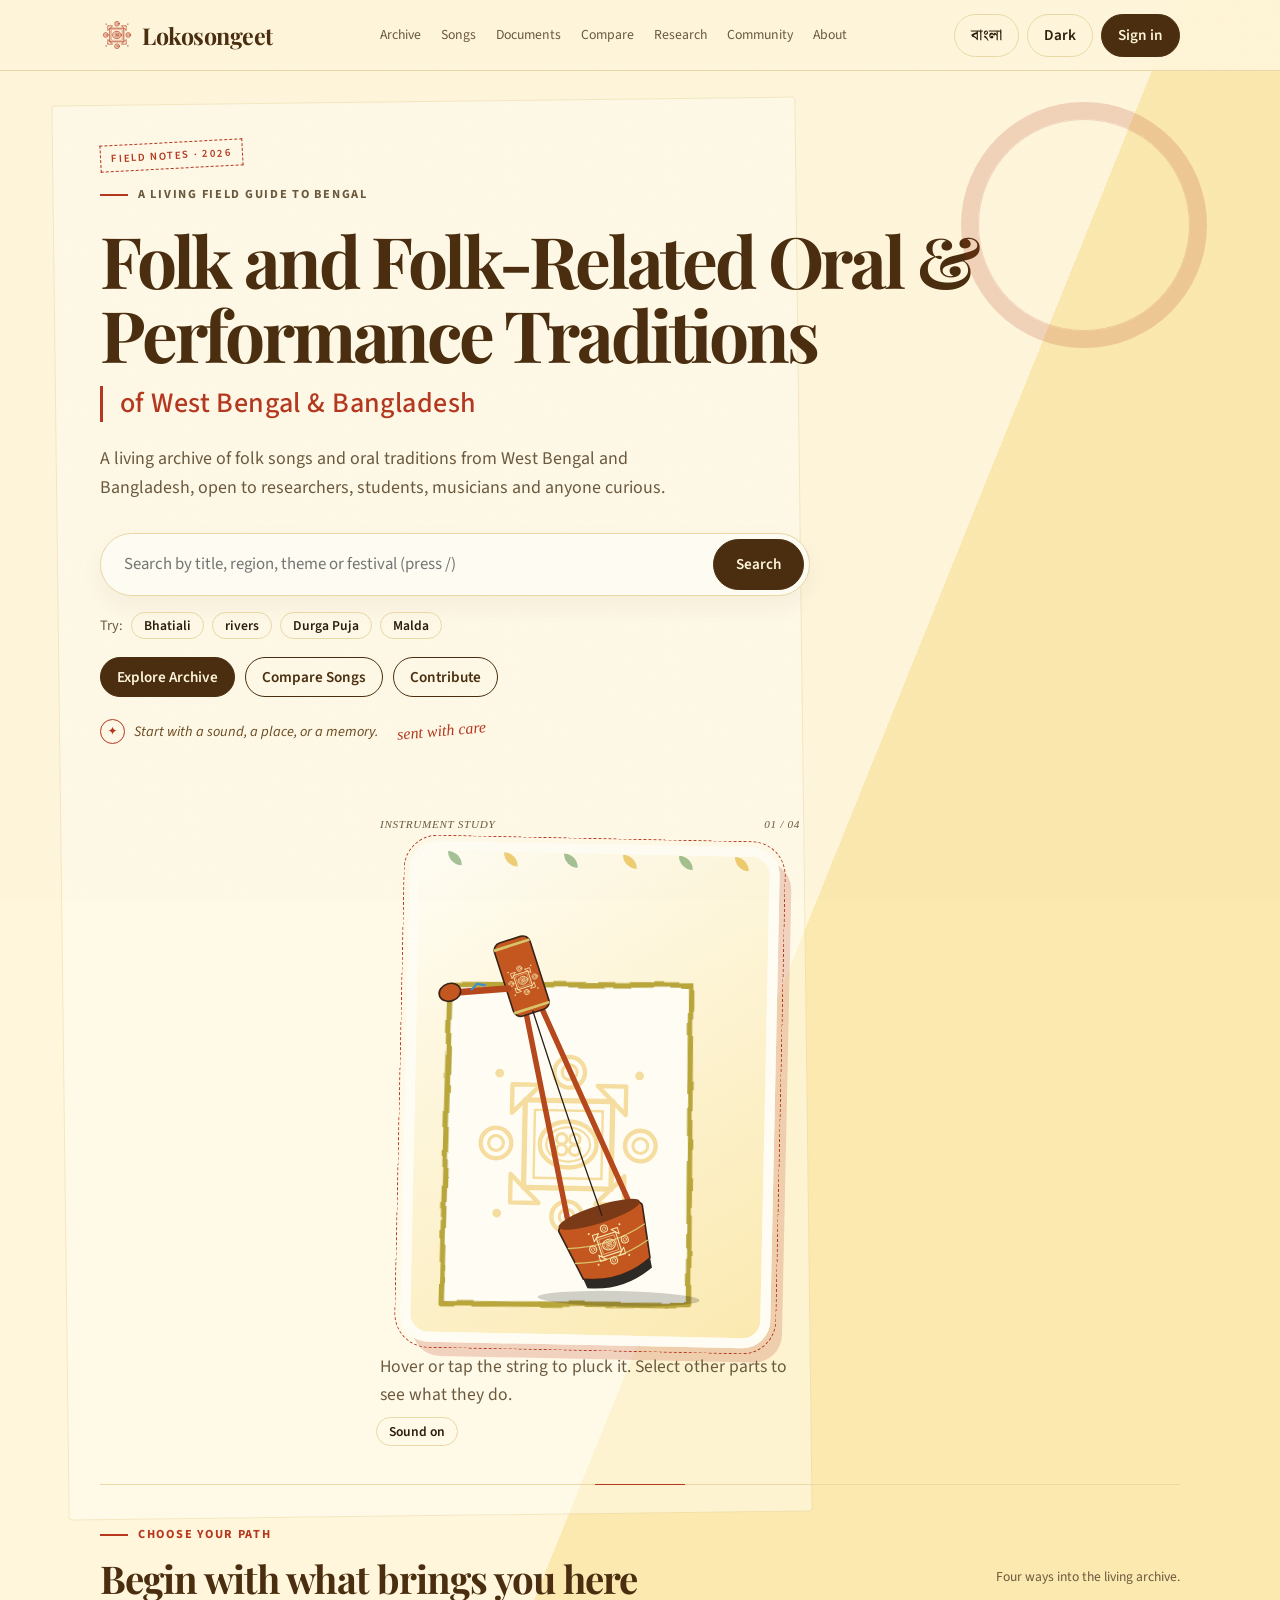
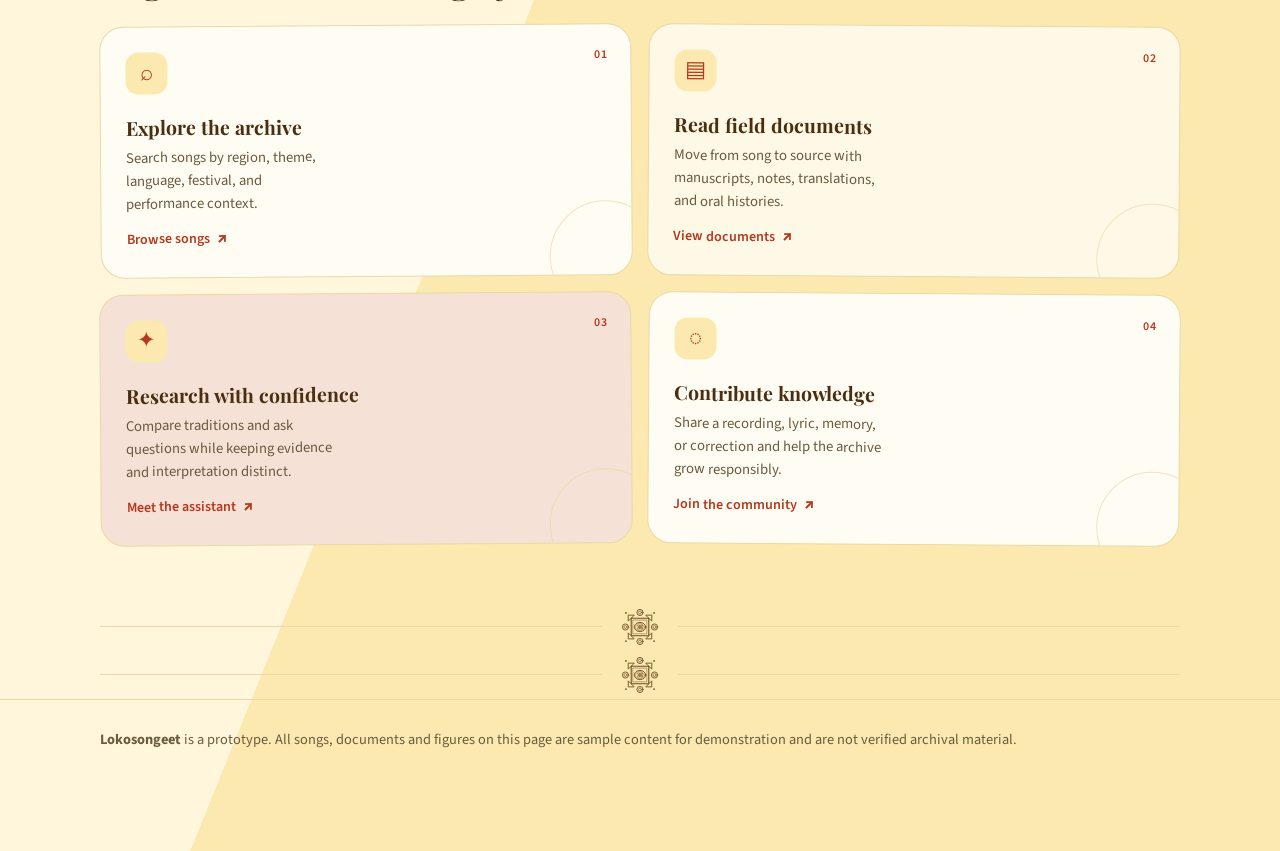
<file: index.html>
<!DOCTYPE html>
<html lang="en">
<head>
<meta charset="utf-8">
<meta name="viewport" content="width=device-width, initial-scale=1, viewport-fit=cover">
<title>Lokosongeet – Folklore Archive</title>
<link rel="stylesheet" href="https://fonts.googleapis.com/css2?family=Playfair+Display:wght@500;700&family=Source+Sans+3:wght@400;500;600&family=Noto+Serif+Bengali:wght@400;600&display=swap">
<link rel="stylesheet" href="style.css">
</head>
<body class="home-page">
<svg width="0" height="0" style="position:absolute" aria-hidden="true"><defs><symbol id="mot" viewBox="0 0 100 100" fill="none" stroke="currentColor" stroke-linecap="round" stroke-linejoin="round"><rect x="30" y="30" width="40" height="40" stroke-width="2.4"/><rect x="34.5" y="34.5" width="31" height="31" stroke-width="1.1"/><ellipse cx="50" cy="50" rx="13" ry="10.5" stroke-width="2"/><ellipse cx="50" cy="50" rx="10" ry="7.8" stroke-width="1"/><g stroke-width="1.4"><circle cx="47" cy="47.5" r="2.4"/><circle cx="53" cy="47.5" r="2.4"/><circle cx="47" cy="52.5" r="2.4"/><circle cx="53" cy="52.5" r="2.4"/></g><g stroke-width="2"><circle cx="50" cy="17" r="7"/><circle cx="50" cy="83" r="7"/><circle cx="17" cy="50" r="7"/><circle cx="83" cy="50" r="7"/></g><g stroke-width="1.4"><circle cx="50" cy="17" r="3.4"/><circle cx="50" cy="83" r="3.4"/><circle cx="17" cy="50" r="3.4"/><circle cx="83" cy="50" r="3.4"/></g><g stroke-width="2"><path d="M24 23H37L24 36Z"/><path d="M76 23H63L76 36Z"/><path d="M24 77H37L24 64Z"/><path d="M76 77H63L76 64Z"/></g><g fill="currentColor" stroke="none"><circle cx="18" cy="18" r="2"/><circle cx="82" cy="18" r="2"/><circle cx="18" cy="82" r="2"/><circle cx="82" cy="82" r="2"/></g></symbol></defs></svg>
<a class="skip" href="#top">Skip to content</a>
<header><div class="bar">
<a class="logo" href="#top"><svg viewBox="0 0 100 100" aria-hidden="true"><use href="#mot"/></svg>Lokosongeet</a>
<nav aria-label="Main">
<a href="archive.html" data-i="n1">Archive</a><a href="archive.html">Songs</a><a href="documents.html">Documents</a><a href="archive.html#compare">Compare</a><a href="assistant.html">Research</a><a href="community.html">Community</a><a href="about.html">About</a>
</nav>
<div class="tools">
<button class="ghost" id="lang" aria-label="Switch language">বাংলা</button>
<button class="ghost" id="theme" aria-label="Toggle dark mode">Dark</button>
<button class="primary" id="signin">Sign in</button>
</div></div></header>

<main id="top" class="wrap">
<div class="hero hero-new">
<div>
<div class="postmark">FIELD NOTES · 2026</div><p class="eyebrow">A living field guide to Bengal</p>
<h1 data-i="h1">Folk and Folk-Related Oral &amp; Performance Traditions <span class="hero-place" data-i="place">of West Bengal &amp; Bangladesh</span></h1>
<p data-i="sub">A living archive of folk songs and oral traditions from West Bengal and Bangladesh, open to researchers, students, musicians and anyone curious.</p>
<form class="search" role="search" id="sform"><input id="q" type="search" placeholder="Search by title, region, theme or festival (press /)" aria-label="Search the archive" list="sug"><datalist id="sug"></datalist><button class="primary" type="submit">Search</button></form>
<div class="pop"><span>Try:</span><button data-q="Bhatiali">Bhatiali</button><button data-q="rivers">rivers</button><button data-q="Durga Puja">Durga Puja</button><button data-q="Malda">Malda</button></div>
<div class="row" style="margin-top:18px"><a class="btn primary" href="archive.html" data-i="b1">Explore Archive</a><a class="btn" href="archive.html#compare" data-i="b2">Compare Songs</a><a class="btn" href="community.html" data-i="b3">Contribute</a></div>
<div class="hero-note"><span class="note-mark">✦</span><span>Start with a sound, a place, or a memory.</span><span class="scribble">sent with care</span></div>
</div>
<div>
<div class="visual-label"><span>Instrument study</span><span>01 / 04</span></div>
<div class="art">
<i class="lf" style="left:8%;--d:-1"></i><i class="lf" style="left:24%;--d:-6"></i><i class="lf" style="left:41%;--d:-3"></i><i class="lf" style="left:58%;--d:-8"></i><i class="lf" style="left:74%;--d:-4"></i><i class="lf" style="left:90%;--d:-9"></i>
<svg id="ek" viewBox="0 0 320 440" role="group" aria-label="Illustration of an ektara, a one-string folk instrument. Select a part to learn about it, or pluck the string.">
<defs><filter id="rough"><feTurbulence type="fractalNoise" baseFrequency=".035" numOctaves="2" seed="4"/><feDisplacementMap in="SourceGraphic" scale="5"/></filter></defs>
<path d="M30 122L250 118L254 410L28 414Z" fill="var(--surf)" stroke="#b9a63a" stroke-width="5" stroke-linejoin="round" filter="url(#rough)"/>
<use href="#mot" x="41" y="166" width="200" height="200" style="color:var(--sage)" opacity=".35"/>
<ellipse cx="190" cy="406" rx="74" ry="7" fill="#000" opacity=".18"/>
<g transform="rotate(-19 190 385)"><g class="sway">
<g class="part" data-part="neck" tabindex="0" role="button" aria-label="Split bamboo neck"><path d="M160 330Q172 220 183 126M220 330Q208 220 197 126" fill="none" stroke="#b5481c" stroke-width="5" stroke-linecap="round"/><path d="M160 330Q172 220 183 126L197 126Q208 220 220 330Z" fill="transparent"/></g>
<rect x="172" y="62" width="34" height="70" rx="7" fill="#c4571f" stroke="#3a2418" stroke-width="1.5"/>
<use href="#mot" x="172" y="84" width="34" height="34" style="color:#f6e6b0"/>
<rect x="172" y="66" width="34" height="2.5" fill="#d9c46a"/><rect x="172" y="126" width="34" height="2.5" fill="#d9c46a"/>
<g class="part" data-part="peg" tabindex="0" role="button" aria-label="Tuning peg"><path d="M174 104L128 93" stroke="#b5481c" stroke-width="6" stroke-linecap="round"/><ellipse cx="122" cy="91" rx="10" ry="8" fill="#c4571f" stroke="#3a2418" stroke-width="1.5"/><path d="M141 95L148 91L155 95" stroke="#3b8fd0" stroke-width="2" fill="none"/></g>
<g class="part" data-part="gourd" tabindex="0" role="button" aria-label="Gourd body">
<path d="M150 330Q150 321 190 321Q230 321 230 330L222 378Q190 392 158 378Z" fill="#c4571f" stroke="#3a2418" stroke-width="1.5"/><ellipse cx="190" cy="326" rx="39" ry="8" fill="#7a3a18"/><path d="M158 378Q190 392 222 378L221 387Q190 400 159 387Z" fill="#2d2a26"/>
<path d="M153 347Q190 358 227 347M155 362Q190 373 225 362" stroke="#d9c46a" stroke-width="1.2" fill="none"/>

<g class="mg"><use href="#mot" x="167" y="332" width="46" height="46" style="color:#f6e6b0"/></g></g>
<g class="part" data-part="string" tabindex="0" role="button" aria-label="Pluck the string"><path d="M189 130Q189 230 192 328" stroke="transparent" stroke-width="24" fill="none"/><path d="M189 130Q189 230 192 328" fill="none" stroke="#2a2018" stroke-width="1.2"><animate attributeName="d" dur="1s" begin="indefinite" values="M189 130Q189 230 192 328;M189 130Q213 230 192 328;M189 130Q166 230 192 328;M189 130Q206 230 192 328;M189 130Q172 230 192 328;M189 130Q199 230 192 328;M189 130Q180 230 192 328;M189 130Q189 230 192 328"/></path></g>
<g fill="none" stroke="#c9a93a" stroke-width="1.5" pointer-events="none"><circle cx="190" cy="352" r="0" opacity="0"><animate attributeName="r" values="10;70" dur="1.2s" begin="indefinite"/><animate attributeName="opacity" values=".7;0" dur="1.2s" begin="indefinite"/></circle><circle cx="190" cy="352" r="0" opacity="0"><animate attributeName="r" values="10;95" dur="1.7s" begin="indefinite"/><animate attributeName="opacity" values=".5;0" dur="1.7s" begin="indefinite"/></circle></g>
</g></g>
</svg>
</div>
<p class="cap" id="fact" aria-live="polite">Hover or tap the string to pluck it. Select other parts to see what they do.</p>
<button class="ghost" id="snd" aria-pressed="true" style="padding:4px 12px;font-size:.85rem;margin:8px 6px 0">Sound on</button>
</div>
</div>

<section class="features" aria-labelledby="features-title"><div class="head"><div><p class="eyebrow">Choose your path</p><h2 id="features-title">Begin with what brings you here</h2></div><p class="meta">Four ways into the living archive.</p></div><div class="feature-grid">
<a class="feature-card" href="archive.html"><span class="feature-num">01</span><span class="feature-icon">⌕</span><h3>Explore the archive</h3><p>Search songs by region, theme, language, festival, and performance context.</p><span class="feature-link">Browse songs <b>↗</b></span></a>
<a class="feature-card" href="documents.html"><span class="feature-num">02</span><span class="feature-icon">▤</span><h3>Read field documents</h3><p>Move from song to source with manuscripts, notes, translations, and oral histories.</p><span class="feature-link">View documents <b>↗</b></span></a>
<a class="feature-card" href="assistant.html"><span class="feature-num">03</span><span class="feature-icon">✦</span><h3>Research with confidence</h3><p>Compare traditions and ask questions while keeping evidence and interpretation distinct.</p><span class="feature-link">Meet the assistant <b>↗</b></span></a>
<a class="feature-card" href="community.html"><span class="feature-num">04</span><span class="feature-icon">◌</span><h3>Contribute knowledge</h3><p>Share a recording, lyric, memory, or correction and help the archive grow responsibly.</p><span class="feature-link">Join the community <b>↗</b></span></a>
</div></section>

<div class="orn" aria-hidden="true"></div>
<section class="home-regions"><div class="head"><h2>Featured regions</h2><p class="meta">Pick a region to see its songs</p></div><div class="regs" id="regs"></div></section>
<section id="archive">
<div class="head"><div><h2>Explore the archive</h2><p class="meta" id="count" aria-live="polite"></p></div><div class="chips" id="cats" role="group" aria-label="Filter by category"></div></div>
<div class="grid" id="songs"></div>
</section>

<section id="daily"><div class="daily"><svg class="wm" viewBox="0 0 100 100" aria-hidden="true"><use href="#mot"/></svg>
<div><h2>Discover Something New Today</h2><p class="meta" style="color:inherit;opacity:.8" id="dd"></p></div>
<div id="dbody"></div>
</div></section>

<section><div class="stats" id="stats"></div><p class="meta" style="text-align:center;margin-top:10px">Figures count the sample records in this prototype.</p></section>

<div class="orn" aria-hidden="true"></div>
<section id="docs"><div class="head"><h2>Recently added documents</h2></div>
<ul class="docs">
<li><span><b>Fieldwork notes on boatmen’s songs</b><br><span class="meta">Sample document · Delta region · TXT</span></span><span><span class="tag">Pending Verification</span> <button data-doc="Fieldwork notes on boatmen’s songs">Open</button></span></li>
<li><span><b>Scanned manuscript, wedding songs</b><br><span class="meta">Sample document · Nadia · PDF with OCR</span></span><span><span class="tag">AI Review Completed</span> <button data-doc="Scanned manuscript, wedding songs">Open</button></span></li>
<li><span><b>Translation notes on Gambhira verses</b><br><span class="meta">Sample document · Malda · DOCX</span></span><span><span class="tag">Needs Further Review</span> <button data-doc="Translation notes on Gambhira verses">Open</button></span></li>
</ul></section>

<section id="assistant"><div class="card"><h2>AI Research Assistant</h2><p>Ask about motifs, festivals or how two traditions differ. This local demo answers from the sample archive.</p><form class="search" id="askform"><input id="ask" type="search" placeholder="Try: Which songs are connected to rivers?" aria-label="Ask the research assistant"><button class="primary" type="submit">Ask</button></form><p id="answer" class="meta" aria-live="polite">Ask a question to begin.</p></div></section>

<section id="community"><div class="head"><h2>Community contributions</h2><p class="meta">Sample contributions</p></div><div class="contrib"><div><b>Handwritten notebook transcribed</b><p>A contributor typed up a Jari notebook and noted two dialect words for review.</p><p class="meta">Delta region · Awaiting human review</p></div><div><b>Correction suggested</b><p>A reader proposed a clearer translation for a Gambhira line, with a source.</p><p class="meta">Malda · Open for discussion</p></div><div><b>New recording added</b><p>A field recording of Jhumur singers was uploaded with performer details.</p><p class="meta">Purulia · AI review completed</p></div></div></section>
<section id="contribute"><div class="cta"><svg class="wm" viewBox="0 0 100 100" aria-hidden="true"><use href="#mot"/></svg><h2>Share a song, a document or a memory</h2><p>Upload lyrics, recordings, scanned manuscripts or fieldwork notes. Every submission is checked by AI-assisted review and then by a human scholar before it is marked Verified.</p><button class="primary" id="contributeBtn">Start a contribution</button></div></section>
</main>

<footer id="about"><div class="wrap"><b>Lokosongeet</b> is a prototype. All songs, documents and figures on this page are sample content for demonstration and are not verified archival material.</div></footer>

<div id="tray"><div class="in"><b id="tn"></b><div class="chips" id="tc"></div><button class="primary" id="go">Compare</button><button id="clr">Clear</button></div></div>
<dialog id="dlg"><h2>Comparison</h2><div class="scroll"><table id="tbl"></table></div><p class="meta">This table shows archive metadata only. AI analysis, evidence labels and PDF/DOCX export need the backend and a server-side AI key.</p><button id="cls">Close</button></dialog>
<dialog id="signinDlg"><h2>Sign in to Lokosongeet</h2><p class="meta">OAuth buttons are ready for your custom backend credentials.</p><div class="social-auth"><button data-provider="Google">Continue with Google</button><button data-provider="Gmail">Continue with Gmail</button><button data-provider="Facebook">Continue with Facebook</button></div><div class="auth-divider">or use email</div><form id="signinForm"><label>Email<br><input name="email" type="email" required placeholder="you@example.com"></label><label>Password<br><input name="password" type="password" required minlength="4" placeholder="At least 4 characters"></label><div class="acts"><button class="primary" type="submit">Continue</button><button type="button" data-close-dialog="signinDlg">Cancel</button></div></form></dialog>
<dialog id="docDlg"><h2 id="docTitle"></h2><p id="docBody"></p><p class="meta">Sample document preview · archival verification is not complete.</p><button type="button" data-close-dialog="docDlg">Close</button></dialog>
<dialog id="songDlg"><h2 id="songTitle"></h2><div id="songBody"></div><button type="button" data-close-dialog="songDlg">Close</button></dialog>
<dialog id="contributeDlg"><h2>Start a contribution</h2><p class="meta">Add a sample submission to this local session.</p><form id="contributeForm"><label>Title<br><input name="title" required placeholder="Name of the song or memory"></label><label>Notes<br><textarea name="notes" rows="4" required placeholder="Tell us about it"></textarea></label><label>Attach a file (optional)<br><input name="file" type="file"></label><div class="acts"><button class="primary" type="submit">Submit contribution</button><button type="button" data-close-dialog="contributeDlg">Cancel</button></div></form></dialog>
<div id="toast" role="status"></div>

<script src="app.js"></script>
</body>
</html>
</file>
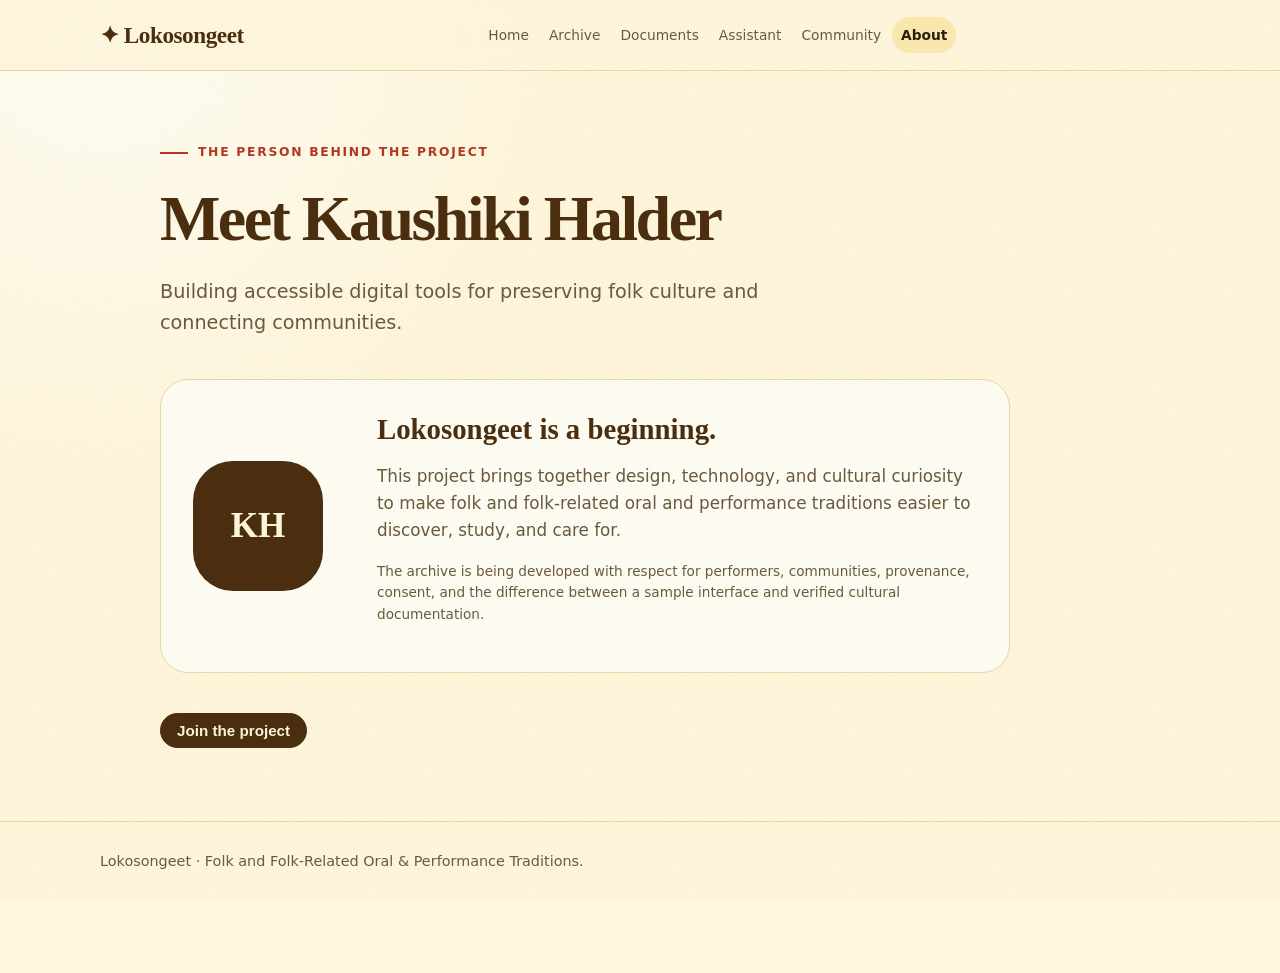
<file: about.html>
<!doctype html><html lang="en"><head><meta charset="utf-8"><meta name="viewport" content="width=device-width,initial-scale=1"><title>About the developer – Lokosongeet</title><link rel="stylesheet" href="style.css"></head><body><header><div class="bar"><a class="logo" href="index.html">✦ Lokosongeet</a><nav><a href="index.html">Home</a><a href="archive.html">Archive</a><a href="documents.html">Documents</a><a href="assistant.html">Assistant</a><a href="community.html">Community</a><a class="on" href="about.html">About</a></nav></div></header><main class="wrap page developer"><p class="eyebrow">The person behind the project</p><h1>Meet Kaushiki Halder</h1><p class="lead">Building accessible digital tools for preserving folk culture and connecting communities.</p><div class="developer-card"><div class="developer-avatar">KH</div><div><h2>Lokosongeet is a beginning.</h2><p>This project brings together design, technology, and cultural curiosity to make folk and folk-related oral and performance traditions easier to discover, study, and care for.</p><p class="meta">The archive is being developed with respect for performers, communities, provenance, consent, and the difference between a sample interface and verified cultural documentation.</p></div></div><a class="btn primary" href="community.html">Join the project</a></main><footer><div class="wrap">Lokosongeet · Folk and Folk-Related Oral & Performance Traditions.</div></footer></body></html>
</file>
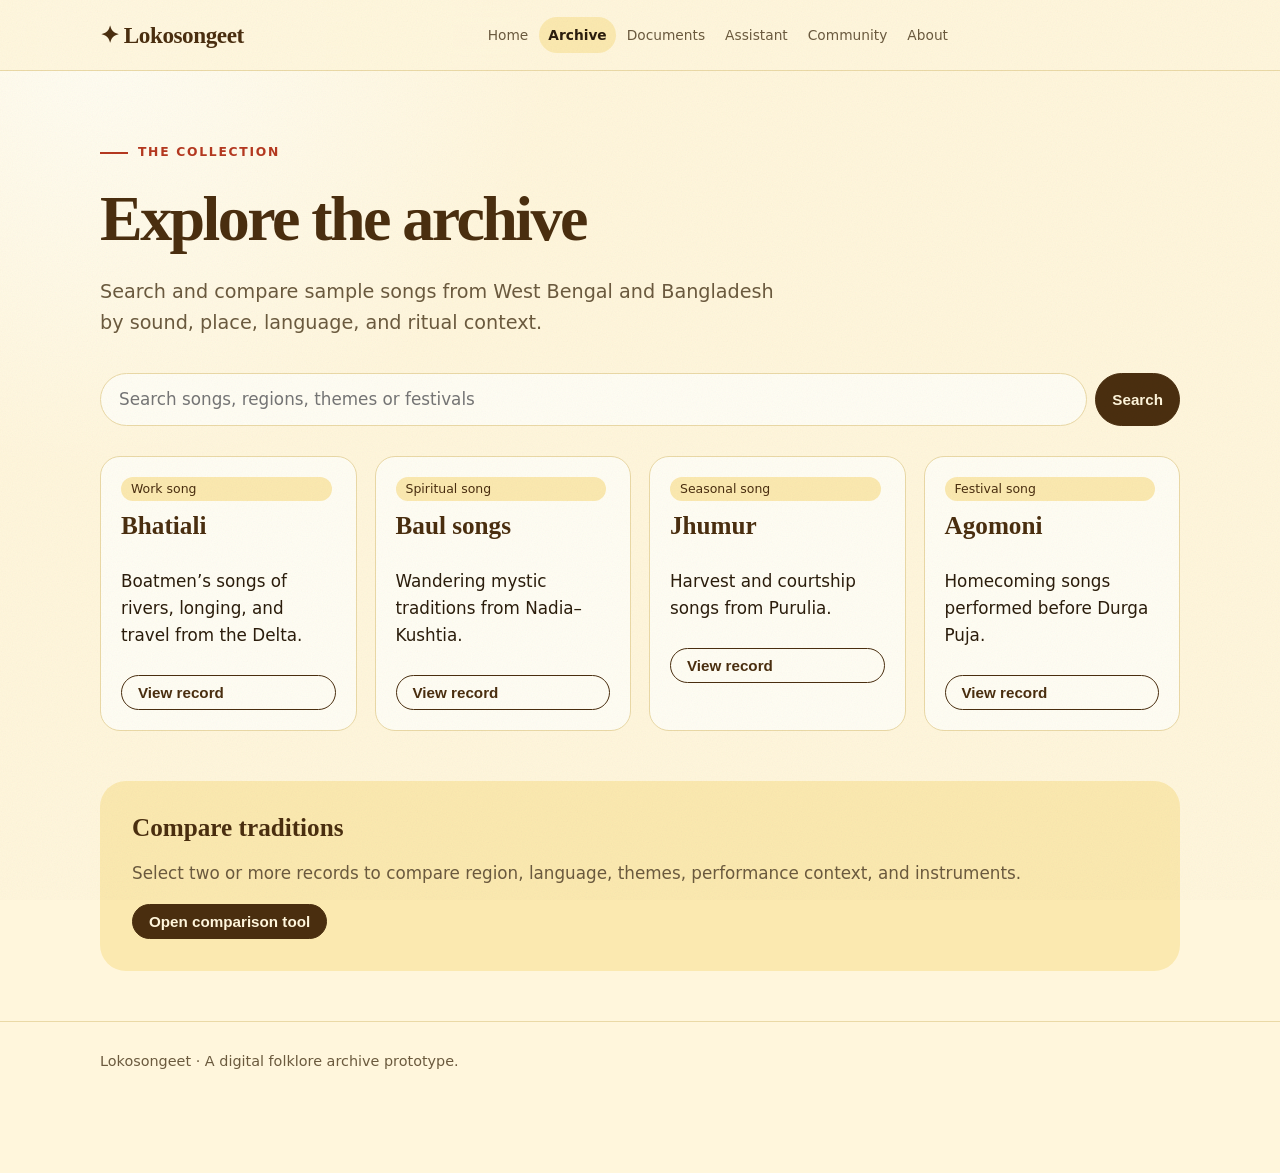
<file: archive.html>
<!doctype html><html lang="en"><head><meta charset="utf-8"><meta name="viewport" content="width=device-width,initial-scale=1"><title>Archive – Lokosongeet</title><link rel="stylesheet" href="style.css"></head><body><header><div class="bar"><a class="logo" href="index.html">✦ Lokosongeet</a><nav><a href="index.html">Home</a><a class="on" href="archive.html">Archive</a><a href="documents.html">Documents</a><a href="assistant.html">Assistant</a><a href="community.html">Community</a><a href="about.html">About</a></nav></div></header><main class="wrap page"><p class="eyebrow">The collection</p><h1>Explore the archive</h1><p class="lead">Search and compare sample songs from West Bengal and Bangladesh by sound, place, language, and ritual context.</p><div class="search"><input placeholder="Search songs, regions, themes or festivals"><button class="primary">Search</button></div><div class="grid page-grid"><article class="card"><span class="tag">Work song</span><h2>Bhatiali</h2><p>Boatmen’s songs of rivers, longing, and travel from the Delta.</p><a class="btn" href="index.html">View record</a></article><article class="card"><span class="tag">Spiritual song</span><h2>Baul songs</h2><p>Wandering mystic traditions from Nadia–Kushtia.</p><a class="btn" href="index.html">View record</a></article><article class="card"><span class="tag">Seasonal song</span><h2>Jhumur</h2><p>Harvest and courtship songs from Purulia.</p><a class="btn" href="index.html">View record</a></article><article class="card"><span class="tag">Festival song</span><h2>Agomoni</h2><p>Homecoming songs performed before Durga Puja.</p><a class="btn" href="index.html">View record</a></article></div><section id="compare" class="band"><h2>Compare traditions</h2><p>Select two or more records to compare region, language, themes, performance context, and instruments.</p><a class="btn primary" href="index.html">Open comparison tool</a></section></main><footer><div class="wrap">Lokosongeet · A digital folklore archive prototype.</div></footer></body></html>
</file>
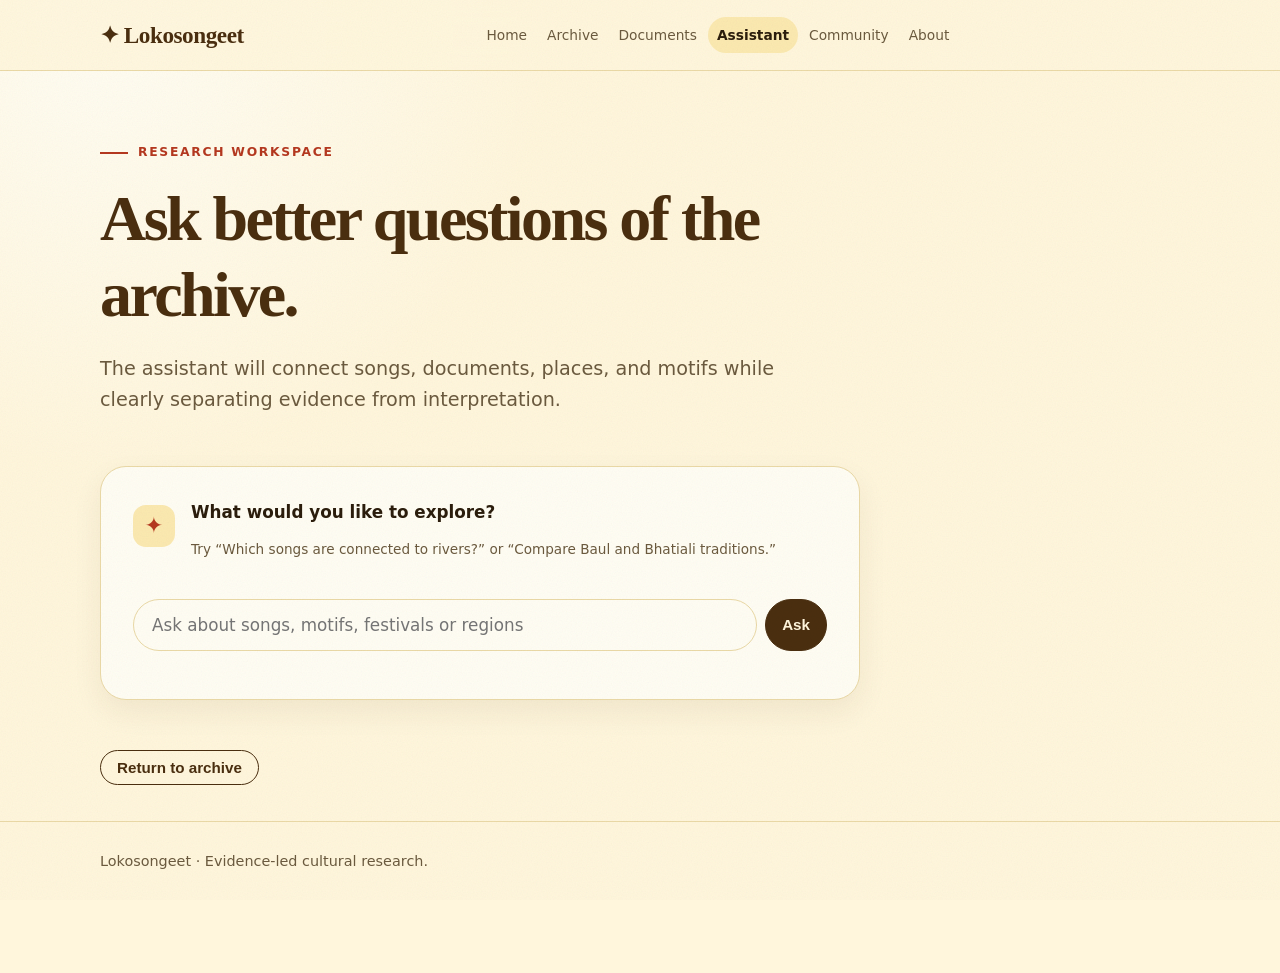
<file: assistant.html>
<!doctype html><html lang="en"><head><meta charset="utf-8"><meta name="viewport" content="width=device-width,initial-scale=1"><title>Research Assistant – Lokosongeet</title><link rel="stylesheet" href="style.css"></head><body><header><div class="bar"><a class="logo" href="index.html">✦ Lokosongeet</a><nav><a href="index.html">Home</a><a href="archive.html">Archive</a><a href="documents.html">Documents</a><a class="on" href="assistant.html">Assistant</a><a href="community.html">Community</a><a href="about.html">About</a></nav></div></header><main class="wrap page"><p class="eyebrow">Research workspace</p><h1>Ask better questions of the archive.</h1><p class="lead">The assistant will connect songs, documents, places, and motifs while clearly separating evidence from interpretation.</p><div class="assistant-panel"><div class="assistant-message"><span class="feature-icon">✦</span><div><b>What would you like to explore?</b><p class="meta">Try “Which songs are connected to rivers?” or “Compare Baul and Bhatiali traditions.”</p></div></div><form class="search"><input placeholder="Ask about songs, motifs, festivals or regions"><button class="primary">Ask</button></form></div><a class="btn" href="archive.html">Return to archive</a></main><footer><div class="wrap">Lokosongeet · Evidence-led cultural research.</div></footer></body></html>
</file>
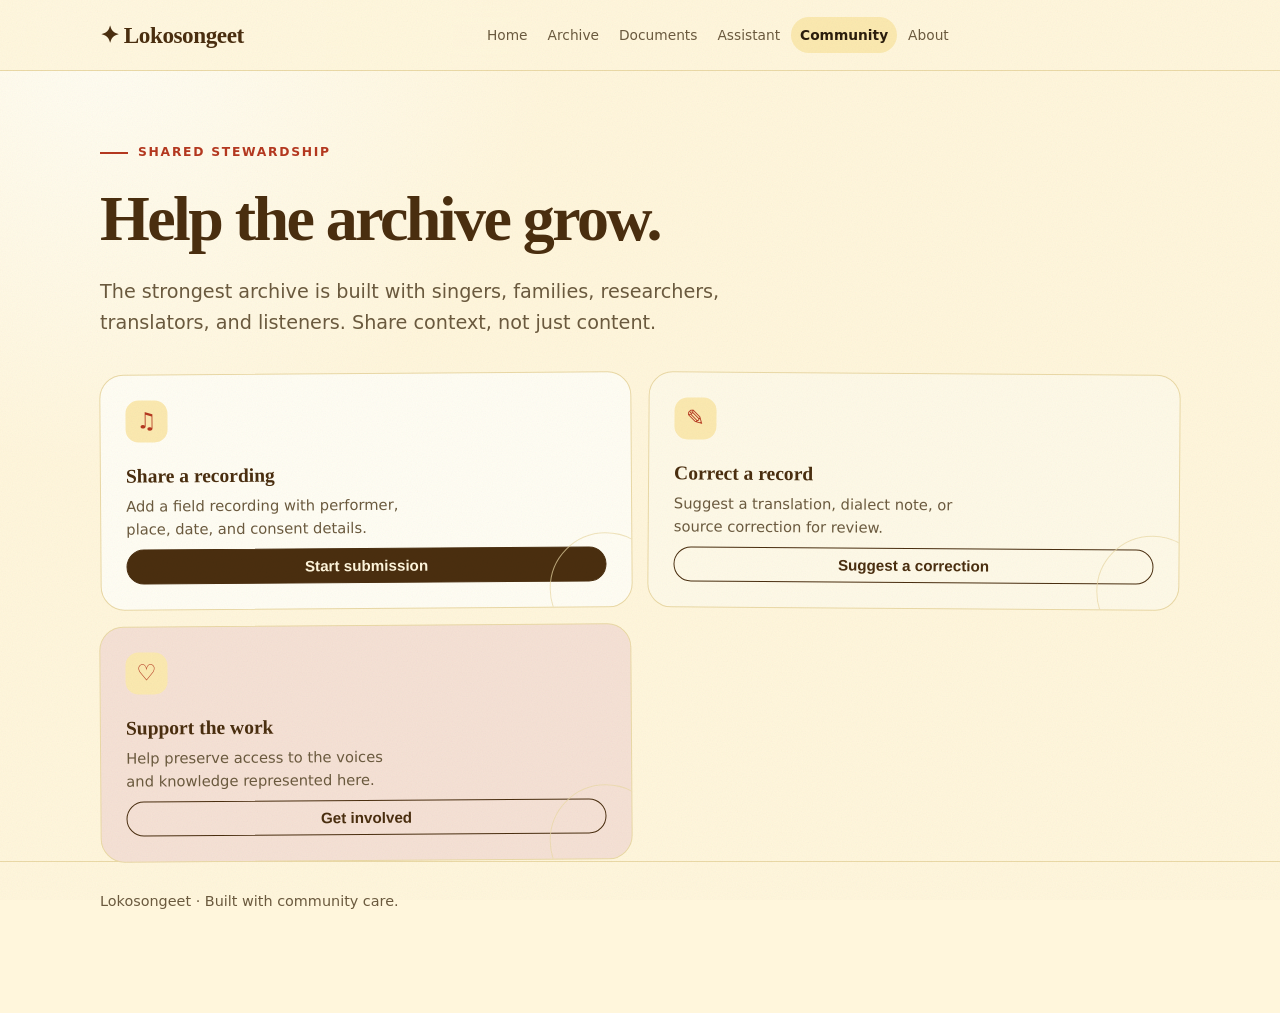
<file: community.html>
<!doctype html><html lang="en"><head><meta charset="utf-8"><meta name="viewport" content="width=device-width,initial-scale=1"><title>Community – Lokosongeet</title><link rel="stylesheet" href="style.css"></head><body><header><div class="bar"><a class="logo" href="index.html">✦ Lokosongeet</a><nav><a href="index.html">Home</a><a href="archive.html">Archive</a><a href="documents.html">Documents</a><a href="assistant.html">Assistant</a><a class="on" href="community.html">Community</a><a href="about.html">About</a></nav></div></header><main class="wrap page"><p class="eyebrow">Shared stewardship</p><h1>Help the archive grow.</h1><p class="lead">The strongest archive is built with singers, families, researchers, translators, and listeners. Share context, not just content.</p><div class="feature-grid"><article class="feature-card"><span class="feature-icon">♫</span><h3>Share a recording</h3><p>Add a field recording with performer, place, date, and consent details.</p><button class="primary">Start submission</button></article><article class="feature-card"><span class="feature-icon">✎</span><h3>Correct a record</h3><p>Suggest a translation, dialect note, or source correction for review.</p><button>Suggest a correction</button></article><article class="feature-card"><span class="feature-icon">♡</span><h3>Support the work</h3><p>Help preserve access to the voices and knowledge represented here.</p><button>Get involved</button></article></div></main><footer><div class="wrap">Lokosongeet · Built with community care.</div></footer></body></html>
</file>
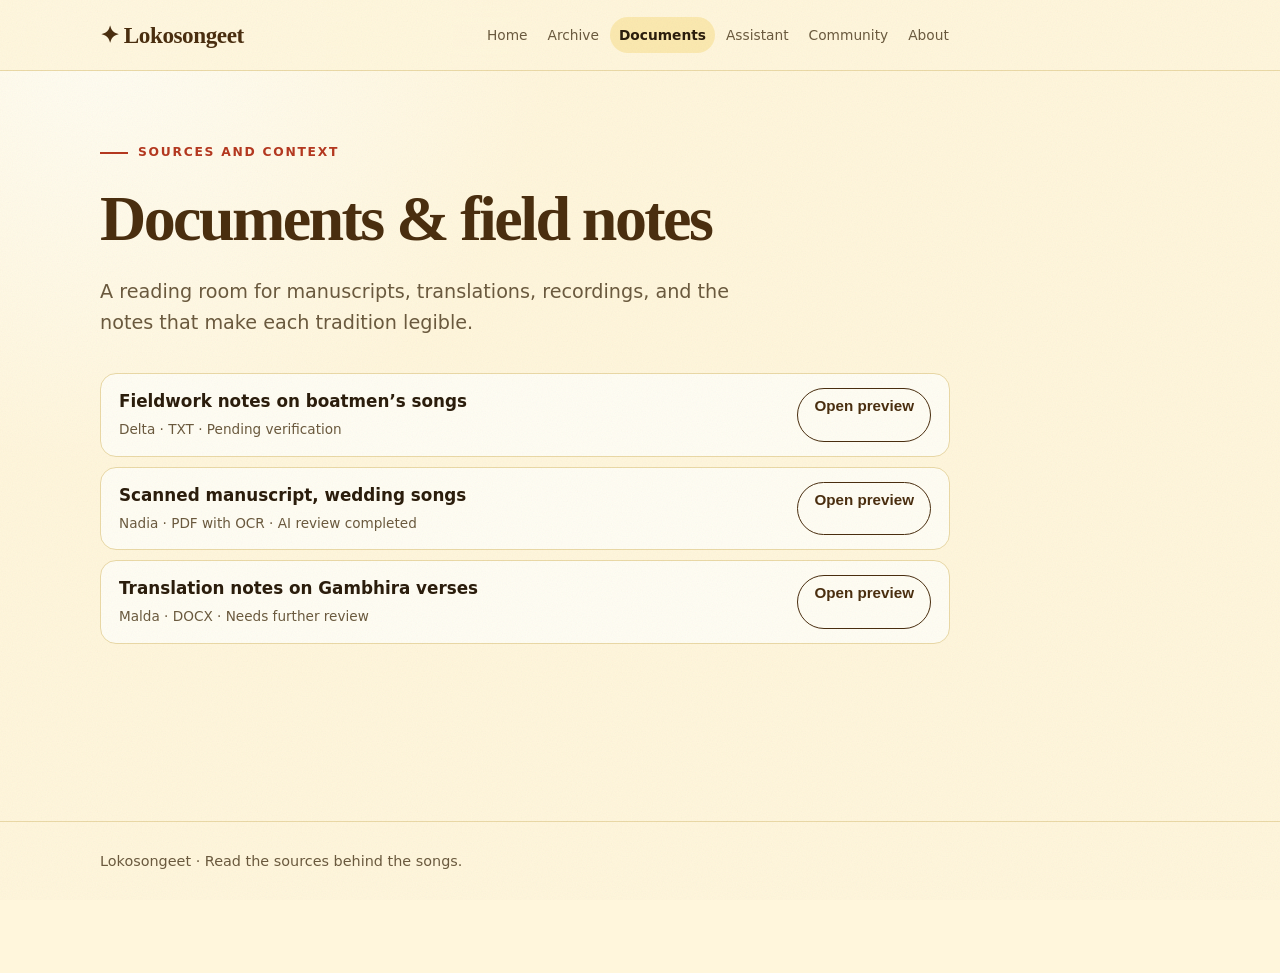
<file: documents.html>
<!doctype html><html lang="en"><head><meta charset="utf-8"><meta name="viewport" content="width=device-width,initial-scale=1"><title>Documents – Lokosongeet</title><link rel="stylesheet" href="style.css"></head><body><header><div class="bar"><a class="logo" href="index.html">✦ Lokosongeet</a><nav><a href="index.html">Home</a><a href="archive.html">Archive</a><a class="on" href="documents.html">Documents</a><a href="assistant.html">Assistant</a><a href="community.html">Community</a><a href="about.html">About</a></nav></div></header><main class="wrap page"><p class="eyebrow">Sources and context</p><h1>Documents & field notes</h1><p class="lead">A reading room for manuscripts, translations, recordings, and the notes that make each tradition legible.</p><ul class="docs page-docs"><li><span><b>Fieldwork notes on boatmen’s songs</b><br><span class="meta">Delta · TXT · Pending verification</span></span><a class="btn" href="index.html">Open preview</a></li><li><span><b>Scanned manuscript, wedding songs</b><br><span class="meta">Nadia · PDF with OCR · AI review completed</span></span><a class="btn" href="index.html">Open preview</a></li><li><span><b>Translation notes on Gambhira verses</b><br><span class="meta">Malda · DOCX · Needs further review</span></span><a class="btn" href="index.html">Open preview</a></li></ul></main><footer><div class="wrap">Lokosongeet · Read the sources behind the songs.</div></footer></body></html>
</file>
<file: style.css>
:root{--bg:#fff6dc;--surf:#fffdf3;--ink:#2b1d0c;--mute:#6b5a3e;--green:#4a2e0f;--sage:#e0a100;--sagebg:#fbe9b0;--clay:#b5381f;--brown:#6b4a1f;--line:#ead9a6;--on:#fff6dc;
box-sizing:border-box;padding-top:env(safe-area-inset-top,0px);padding-bottom:env(safe-area-inset-bottom,0px)}
@media(prefers-color-scheme:dark){:root:not([data-theme="light"]){--bg:#1f160a;--surf:#2a1e0e;--ink:#f6ead0;--mute:#cdb98f;--green:#f3c24a;--sage:#e0a100;--sagebg:#3a2b1280;--clay:#ef8a70;--brown:#d9b36b;--line:#4a3718;--on:#1f160a}}
:root[data-theme="dark"]{--bg:#1f160a;--surf:#2a1e0e;--ink:#f6ead0;--mute:#cdb98f;--green:#f3c24a;--sage:#e0a100;--sagebg:#3a2b1280;--clay:#ef8a70;--brown:#d9b36b;--line:#4a3718;--on:#1f160a}
html{scroll-padding-top:env(safe-area-inset-top,0px);scroll-behavior:smooth}
html,body{overflow-x:hidden}
*{box-sizing:border-box}
body{margin:0;background:var(--bg);color:var(--ink);font:400 1.05rem/1.6 'Source Sans 3','Noto Serif Bengali',system-ui,sans-serif}
body::before{content:"";position:fixed;inset:0 0 auto;height:env(safe-area-inset-top,0px);background:var(--bg);z-index:30}
h1,h2,h3{font-family:'Playfair Display','Noto Serif Bengali',Georgia,serif;font-weight:700;line-height:1.2;margin:0;color:var(--green)}
a{color:inherit}
:focus-visible{outline:3px solid var(--clay);outline-offset:2px}
.wrap{max-width:1120px;margin:0 auto;padding:0 20px}
header{position:sticky;top:env(safe-area-inset-top,0px);z-index:20;background:var(--bg);border-bottom:1px solid var(--line)}
.bar{display:flex;align-items:center;gap:16px;padding:12px 20px;max-width:1120px;margin:0 auto}
.logo{font:700 1.3rem 'Playfair Display',serif;color:var(--green);text-decoration:none;white-space:nowrap}
nav{display:flex;gap:4px;flex:1;overflow-x:auto;scrollbar-width:none}
nav a{padding:6px 10px;border-radius:99px;text-decoration:none;font-size:.92rem;color:var(--mute);white-space:nowrap}
nav a:hover{background:var(--sagebg);color:var(--ink)}
.tools{display:flex;gap:8px}
button,.btn{font:600 .95rem 'Source Sans 3','Noto Serif Bengali',sans-serif;border-radius:99px;border:1px solid var(--green);background:transparent;color:var(--green);padding:8px 16px;cursor:pointer;text-decoration:none;display:inline-block}
button:hover,.btn:hover{background:var(--sagebg)}
.primary{background:var(--green);color:var(--on)}.primary:hover{background:var(--green);opacity:.9}
.ghost{border-color:var(--line);color:var(--ink)}
.hero{display:grid;grid-template-columns:1.1fr .9fr;gap:40px;align-items:center;padding:56px 0 40px}
.hero h1{font-size:clamp(2.2rem,5.4vw,3.9rem);line-height:1.1;letter-spacing:-.01em}
.hero p{color:var(--mute);max-width:52ch;font-size:1.1rem}
.search{display:flex;gap:8px;margin:24px 0 16px}
.search input{flex:1;min-width:0;padding:12px 18px;border-radius:99px;border:1px solid var(--line);background:var(--surf);color:var(--ink);font:inherit}
.row{display:flex;gap:10px;flex-wrap:wrap}
nav a.on{background:var(--sagebg);color:var(--ink);font-weight:600}
header{transition:box-shadow .2s}header.sc{box-shadow:0 4px 16px #4a2e0f1c}
.logo{display:flex;align-items:center;gap:8px}.logo svg{width:24px;height:30px;transform:rotate(-14deg)}.ls{transform-box:fill-box;transform-origin:50% 100%}.logo:hover .ls{animation:ls .6s ease-out}@keyframes ls{20%{transform:skewX(14deg)}40%{transform:skewX(-12deg)}60%{transform:skewX(8deg)}80%{transform:skewX(-4deg)}}
.art{position:relative;overflow:hidden;border-radius:28px;max-width:420px;width:100%;margin:0 auto}.art svg{width:100%;height:auto;display:block;position:relative;z-index:1}
.sway{animation:sway 6s ease-in-out infinite;transform-origin:190px 385px}@keyframes sway{50%{transform:rotate(1.4deg)}}
.part{cursor:pointer}.part:hover,.part:focus-visible{outline:0;filter:drop-shadow(0 0 5px #e0a100)}
.lf{position:absolute;top:0;width:14px;height:14px;border-radius:0 100% 0 100%;background:#4e8a3e;opacity:.5;animation:fall 10s linear infinite;animation-delay:calc(var(--d)*1s)}.lf:nth-child(even){background:#e0a100}
@keyframes fall{from{transform:translate(0,-20px) rotate(0)}to{transform:translate(36px,470px) rotate(300deg)}}
.cap{font-size:.85rem;color:var(--mute);margin:8px 6px 0}
.orn{height:22px;opacity:.75;background:url("data:image/svg+xml,%3Csvg xmlns='http://www.w3.org/2000/svg' width='60' height='22'%3E%3Cpath d='M30 11q-8-9-18-4 8 8 18 4zM30 11q8-9 18-4-8 8-18 4z' fill='%234e8a3e'/%3E%3Ccircle cx='30' cy='11' r='2.5' fill='%23e0a100'/%3E%3C/svg%3E") center/auto 22px repeat-x}
.logo svg{width:34px;height:34px;transform:none;color:var(--clay);transition:transform .6s}.logo:hover svg{transform:rotate(90deg)}
.mg{transform-box:fill-box;transform-origin:center}.mg.hit{animation:tw 1s ease-out}@keyframes tw{to{transform:rotate(360deg)}}
.orn{height:48px;opacity:1;background:none;display:flex;align-items:center;gap:16px;color:var(--brown)}.orn::before,.orn::after{content:"";flex:1;height:1px;background:var(--line)}.orn svg{width:44px;height:44px;transition:transform .6s}.orn:hover svg{transform:rotate(90deg)}
.daily,.cta{position:relative;overflow:hidden}.daily>div,.cta>:not(.wm){position:relative}.wm{position:absolute;right:-70px;bottom:-70px;width:280px;height:280px;opacity:.12;animation:spin 80s linear infinite;pointer-events:none}.cta .wm{color:var(--brown);opacity:.1}@keyframes spin{to{transform:rotate(360deg)}}
body::after{content:"";position:fixed;inset:0;pointer-events:none;z-index:60;opacity:.07;mix-blend-mode:multiply;background:url("data:image/svg+xml,%3Csvg xmlns='http://www.w3.org/2000/svg' width='160' height='160'%3E%3Cfilter id='n'%3E%3CfeTurbulence type='fractalNoise' baseFrequency='.8' numOctaves='2'/%3E%3C/filter%3E%3Crect width='160' height='160' filter='url(%23n)'/%3E%3C/svg%3E")}
@media(prefers-reduced-motion:reduce){.wm{animation:none}.mg.hit{animation:none}.lf{display:none}.sway{animation:none}.logo:hover .ls{animation:none}}
section{padding:52px 0}
.head{display:flex;justify-content:space-between;align-items:end;gap:16px;flex-wrap:wrap;margin-bottom:20px}
.head h2{font-size:1.8rem}
.chips{display:flex;gap:8px;flex-wrap:wrap}
.chip{padding:5px 14px;font-size:.88rem;border-color:var(--line);color:var(--ink)}
.chip[aria-pressed="true"]{background:var(--green);color:var(--on);border-color:var(--green)}
.grid{display:grid;grid-template-columns:repeat(auto-fill,minmax(250px,1fr));gap:18px}
.card{background:var(--surf);border:1px solid var(--line);border-radius:20px;padding:20px;display:flex;flex-direction:column;gap:10px}
.song-card{cursor:pointer;transition:transform .2s,box-shadow .2s}.song-card:hover,.song-card:focus-visible{transform:translateY(-3px);box-shadow:0 10px 24px #4a2e0f1c}
.card h3{font-size:1.2rem}
.card .bn{font-family:'Noto Serif Bengali',serif;color:var(--brown);font-size:.95rem}
.meta{font-size:.85rem;color:var(--mute)}
.tag{display:inline-block;font-size:.78rem;padding:2px 10px;border-radius:99px;background:var(--sagebg);color:var(--green);margin-right:4px}
.sample{border:1px dashed var(--clay);color:var(--clay);background:none}
.acts{margin-top:auto;display:flex;gap:8px;flex-wrap:wrap;padding-top:6px}
.acts button{padding:5px 12px;font-size:.85rem}
.acts button[aria-pressed="true"]{background:var(--clay);border-color:var(--clay);color:var(--on)}
.daily{background:var(--green);color:var(--on);border-radius:28px;padding:36px;display:grid;grid-template-columns:1fr 1fr;gap:28px}
.daily h2,.daily h3{color:var(--on)}.daily p{margin:.5em 0;opacity:.92}
.daily .btn{border-color:var(--on);color:var(--on)}.daily .btn:hover{background:#ffffff22}
.stats{display:grid;grid-template-columns:repeat(4,1fr);gap:12px;text-align:center}
.stats div{background:var(--sagebg);border-radius:20px;padding:20px 8px}
.stats b{display:block;font:700 2rem 'Playfair Display',serif;color:var(--green)}
.docs{list-style:none;margin:0;padding:0;display:grid;gap:10px}
.docs li{background:var(--surf);border:1px solid var(--line);border-radius:16px;padding:14px 18px;display:flex;justify-content:space-between;gap:12px;flex-wrap:wrap}
.cta{background:var(--sagebg);border-radius:28px;padding:40px;text-align:center}
.cta p{max-width:56ch;margin:12px auto 20px;color:var(--mute)}
#tray{position:fixed;left:0;right:0;bottom:0;background:var(--surf);border-top:1px solid var(--line);padding:10px 20px calc(10px + env(safe-area-inset-bottom,0px));display:none;z-index:25}
#tray.on{display:block}#tray .in{max-width:1120px;margin:0 auto;display:flex;gap:12px;align-items:center;flex-wrap:wrap}
#tray .chips{flex:1}
dialog{border:1px solid var(--line);border-radius:20px;background:var(--surf);color:var(--ink);max-width:min(860px,94vw);padding:24px}
dialog::backdrop{background:#000a}
dialog form{display:grid;gap:14px;min-width:min(380px,78vw)}
dialog label{font-size:.9rem;color:var(--mute)}
dialog input,dialog textarea{width:100%;margin-top:5px;padding:10px 12px;border:1px solid var(--line);border-radius:10px;background:var(--bg);color:var(--ink);font:inherit}
dialog .acts{margin-top:4px}
dl{display:grid;grid-template-columns:max-content 1fr;gap:8px 18px;margin:18px 0}dt{font-weight:600;color:var(--green)}dd{margin:0}
.scroll{overflow-x:auto}table{border-collapse:collapse;width:100%;font-size:.9rem}
th,td{text-align:left;padding:8px 10px;border-bottom:1px solid var(--line);vertical-align:top}th{color:var(--green)}
#toast{position:fixed;left:50%;bottom:80px;transform:translateX(-50%);background:var(--ink);color:var(--bg);padding:10px 18px;border-radius:99px;opacity:0;pointer-events:none;transition:opacity .2s;z-index:40;font-size:.9rem}
#toast.on{opacity:1}
footer{border-top:1px solid var(--line);padding:28px 0 100px;color:var(--mute);font-size:.9rem}
.skip{position:absolute;left:-999px;top:8px;background:var(--green);color:var(--on);padding:8px 14px;border-radius:99px;z-index:50}.skip:focus{left:12px}
.pop{display:flex;gap:8px;flex-wrap:wrap;align-items:center;font-size:.9rem;color:var(--mute)}.pop button{padding:3px 12px;font-size:.85rem;border-color:var(--line);color:var(--ink)}
.regs{display:grid;grid-template-columns:repeat(auto-fit,minmax(170px,1fr));gap:14px}
.reg{text-align:left;border-radius:20px;border:1px solid var(--line);background:var(--surf);padding:16px;color:var(--ink)}.reg i{display:block;width:32px;height:6px;border-radius:99px;margin-bottom:10px;background:var(--c)}.reg b{display:block;font:700 1.1rem 'Playfair Display',serif;color:var(--green)}.reg span{font-size:.85rem;color:var(--mute)}
.contrib{display:grid;grid-template-columns:repeat(auto-fit,minmax(260px,1fr));gap:14px}.contrib div{background:var(--sagebg);border-radius:20px;padding:18px}.contrib p{margin:.3em 0}
@media(max-width:820px){.hero,.daily{grid-template-columns:1fr}.stats{grid-template-columns:repeat(2,1fr)}.tools .ghost{display:none}.bar{flex-wrap:wrap}nav{order:3;flex-basis:100%}}
@media(prefers-reduced-motion:reduce){html{scroll-behavior:auto}}

/* Landing page treatment */
.hero-new{position:relative;grid-template-columns:1.04fr .96fr;gap:64px;padding:74px 0 52px}
.hero-new::before{content:"";position:absolute;left:-18vw;top:0;width:58vw;height:100%;background:linear-gradient(135deg,var(--sagebg),transparent 72%);opacity:.48;z-index:-1;pointer-events:none}
.hero-new h1{max-width:680px;font-size:clamp(2.7rem,5.7vw,5.15rem);letter-spacing:-.045em}
.hero-place{display:block;margin-top:12px;color:var(--clay);font:500 clamp(1.35rem,2.4vw,2.15rem)/1.25 'Source Sans 3','Noto Serif Bengali',sans-serif;letter-spacing:.01em}
.hero-new p:not(.eyebrow):not(.cap){max-width:58ch;margin:22px 0;color:var(--mute);font-size:1.13rem}
.eyebrow{display:flex;align-items:center;gap:10px;margin:0 0 18px!important;color:var(--clay);font-size:.77rem!important;font-weight:700;letter-spacing:.14em;text-transform:uppercase}
.eyebrow::before{content:"";width:28px;height:2px;background:var(--clay)}
.hero-new .search{max-width:590px;margin-top:30px}
.hero-note{display:flex;align-items:center;gap:9px;margin-top:28px;color:var(--brown);font-size:.9rem;font-style:italic}
.note-mark{display:grid;place-items:center;width:25px;height:25px;border:1px solid var(--clay);border-radius:50%;color:var(--clay);font-style:normal;font-size:.75rem}
.visual-label{display:flex;justify-content:space-between;margin:0 auto 10px;max-width:420px;color:var(--mute);font-size:.7rem;letter-spacing:.12em;text-transform:uppercase}
.hero-new .art{border:1px solid var(--line);background:linear-gradient(145deg,var(--surf),var(--sagebg));box-shadow:18px 18px 0 var(--sagebg)}
.hero-new .cap{max-width:420px;margin-left:auto;margin-right:auto}
@media(max-width:820px){.hero-new{gap:34px;padding-top:48px}.hero-new::before{left:-20px;width:calc(100% + 40px);height:54%;}.hero-new .art{box-shadow:10px 10px 0 var(--sagebg)}}

.hero-new{grid-template-columns:1fr;max-width:980px}
.hero-new>div:first-child{max-width:820px}
.hero-new>div:nth-child(2){order:2;max-width:520px;width:100%;margin:12px auto 0}
.features{padding-top:30px}
.features .head{align-items:end}
.feature-grid{display:grid;grid-template-columns:repeat(4,1fr);gap:14px}
.feature-card{display:flex;flex-direction:column;min-height:235px;padding:22px;border:1px solid var(--line);border-radius:22px;background:var(--surf);text-decoration:none;transition:transform .2s,box-shadow .2s}
.feature-card:hover{transform:translateY(-4px);box-shadow:0 12px 24px #4a2e0f1c}
.feature-icon{display:grid;place-items:center;width:42px;height:42px;margin-bottom:22px;border-radius:13px;background:var(--sagebg);color:var(--clay);font-size:1.4rem}
.feature-card h3{font-size:1.15rem}.feature-card p{margin:8px 0;color:var(--mute);font-size:.92rem}.feature-link{margin-top:auto;color:var(--clay);font-size:.88rem;font-weight:600}
.social-auth{display:grid;gap:8px;margin:18px 0}.social-auth button{width:100%;border-color:var(--line);text-align:left}.auth-divider{text-align:center;margin:14px 0;color:var(--mute);font-size:.8rem}
.home-page>#top>.home-regions,.home-page>#top>#archive,.home-page>#top>#daily,.home-page>#top>#docs,.home-page>#top>#assistant,.home-page>#top>#community,.home-page>#top>#contribute,.home-page>#top>.stats,.home-page>#top>section:has(.stats){display:none}
@media(max-width:900px){.feature-grid{grid-template-columns:repeat(2,1fr)}}
@media(max-width:520px){.feature-grid{grid-template-columns:1fr}}
.page{padding-top:72px;min-height:calc(100vh - 150px)}.page h1{max-width:820px;font-size:clamp(2.5rem,5vw,4.7rem);letter-spacing:-.04em}.lead{max-width:680px;color:var(--mute);font-size:1.2rem;margin:20px 0 34px}
.page-grid{margin-top:30px}.page-grid .card h2{color:var(--green)}.band,.assistant-panel{margin:50px 0;padding:32px;border-radius:26px;background:var(--sagebg)}.band p{color:var(--mute)}.page-docs{max-width:850px}.assistant-panel{max-width:760px;background:var(--surf);border:1px solid var(--line);box-shadow:0 12px 30px #4a2e0f12}.assistant-message{display:flex;gap:16px;align-items:center;margin-bottom:20px}.developer{max-width:1000px}.developer-card{display:grid;grid-template-columns:150px 1fr;gap:34px;align-items:center;max-width:850px;margin:40px 0;background:var(--surf);border:1px solid var(--line);border-radius:28px;padding:32px}.developer-avatar{display:grid;place-items:center;width:130px;height:130px;border-radius:40px;background:var(--green);color:var(--on);font:700 2.2rem 'Playfair Display',serif}.developer-card h2{font-size:1.8rem}.developer-card p{color:var(--mute)}
@media(max-width:600px){.developer-card{grid-template-columns:1fr}.developer-avatar{width:90px;height:90px;border-radius:28px;font-size:1.6rem}}

/* Refined launch UI */
body{background:radial-gradient(circle at 8% 2%,#fffdf3 0,transparent 28rem),var(--bg)}
body.home-page{background:linear-gradient(112deg,var(--bg) 0%,var(--bg) 52%,var(--sagebg) 52%,var(--sagebg) 100%)}
body.home-page::after{opacity:.045}
header{background:color-mix(in srgb,var(--bg) 88%,transparent);backdrop-filter:blur(14px)}
.bar{min-height:70px;gap:12px}
.logo{font-size:1.45rem;letter-spacing:-.02em}
nav{justify-content:center;gap:2px}
nav a{font-size:.86rem;padding:7px 9px}
.tools{margin-left:auto}
.hero-new{position:relative;padding:70px 0 38px;max-width:980px}
.hero-new::before{content:"";position:absolute;inset:30px -40px 0 -40px;border:1px solid var(--line);border-radius:4px;transform:rotate(-.7deg);background:var(--surf);opacity:.5;z-index:-1;pointer-events:none}
.hero-new::after{content:"";position:absolute;right:-110px;top:48px;width:210px;height:210px;border:1px solid var(--clay);border-radius:50%;opacity:.18;box-shadow:0 0 0 16px transparent,0 0 0 17px var(--clay);pointer-events:none}
.hero-new>div:first-child{max-width:880px}
.postmark{display:inline-block;margin:0 0 16px;padding:5px 10px;border:1px dashed var(--clay);color:var(--clay);font:600 .68rem 'Source Sans 3',sans-serif;letter-spacing:.15em;transform:rotate(-3deg)}
.hero-new h1{max-width:900px;font-size:clamp(2.65rem,5.55vw,4.7rem);line-height:1.04}
.hero-place{margin-top:16px;padding-left:17px;border-left:3px solid var(--clay);font-size:clamp(1.25rem,2.2vw,2rem);letter-spacing:.015em}
.hero-new p:not(.eyebrow):not(.cap){max-width:620px;font-size:1.12rem;line-height:1.65}
.hero-new .search{max-width:710px;margin-top:30px;padding:5px;border:1px solid var(--line);border-radius:999px;background:var(--surf);box-shadow:0 10px 24px #4a2e0f0d}
.hero-new .search input{border:0;background:transparent;box-shadow:none}
.hero-new .search input:focus{outline:0}
.hero-new .search button{padding-left:22px;padding-right:22px}
.hero-new .row{margin-top:18px!important}
.hero-note{margin-top:22px}
.scribble{margin-left:10px;color:var(--clay);font:italic 1rem Georgia,serif;transform:rotate(-5deg)}
.hero-new>div:nth-child(2){max-width:440px;margin-top:8px}
.hero-new .art{max-width:370px}
.hero-new .art{border:10px solid var(--surf);outline:1px dashed var(--clay);outline-offset:5px;transform:rotate(1.2deg);box-shadow:12px 14px 0 color-mix(in srgb,var(--clay) 20%,transparent)}
.visual-label{font-family:Georgia,serif;font-style:italic;letter-spacing:.06em}
.features{position:relative;margin-top:0;padding:40px 0 58px;border-top:1px solid var(--line)}
.features::before{content:"";position:absolute;left:50%;top:-1px;width:90px;height:1px;background:var(--clay);transform:translateX(-50%)}
.features .head{padding-bottom:4px}
.features .eyebrow{margin-bottom:10px!important}
.features h2{font-size:clamp(1.8rem,3vw,2.45rem);letter-spacing:-.025em}
.feature-grid{grid-template-columns:repeat(2,1fr);gap:16px}
.feature-card{position:relative;min-height:210px;padding:25px;border-radius:24px;overflow:hidden}
.feature-card:nth-child(2){background:color-mix(in srgb,var(--surf) 82%,var(--sagebg))}
.feature-card:nth-child(3){background:color-mix(in srgb,var(--surf) 86%,var(--clay) 14%)}
.feature-card::after{content:"";position:absolute;right:-30px;bottom:-38px;width:110px;height:110px;border:1px solid var(--line);border-radius:50%;opacity:.7}
.feature-num{position:absolute;right:22px;top:22px;color:var(--clay);font:600 .75rem 'Source Sans 3',sans-serif;letter-spacing:.1em}
.feature-card:nth-child(odd){transform:rotate(-.4deg)}.feature-card:nth-child(even){transform:rotate(.4deg)}.feature-card:hover{transform:translateY(-5px) rotate(0)}
.feature-card h3{font-size:1.22rem}
.feature-card p{line-height:1.55;max-width:30ch}
.feature-link b{display:inline-block;margin-left:4px;font-size:1.1rem;transition:transform .2s}.feature-card:hover .feature-link b{transform:translate(3px,-3px)}
.home-page .orn{margin-top:0}
@media(max-width:920px){nav{justify-content:flex-start}.tools{flex-shrink:0}}
@media(max-width:700px){.bar{flex-wrap:wrap;padding-top:10px;padding-bottom:8px}.tools{margin-left:auto}.hero-new{padding-top:44px}.hero-new .search{border:0;padding:0;background:none;box-shadow:none}.hero-new .search input{border:1px solid var(--line);background:var(--surf)}}
@media(max-width:520px){.feature-grid{grid-template-columns:1fr}.feature-card{min-height:190px}}
</file>
